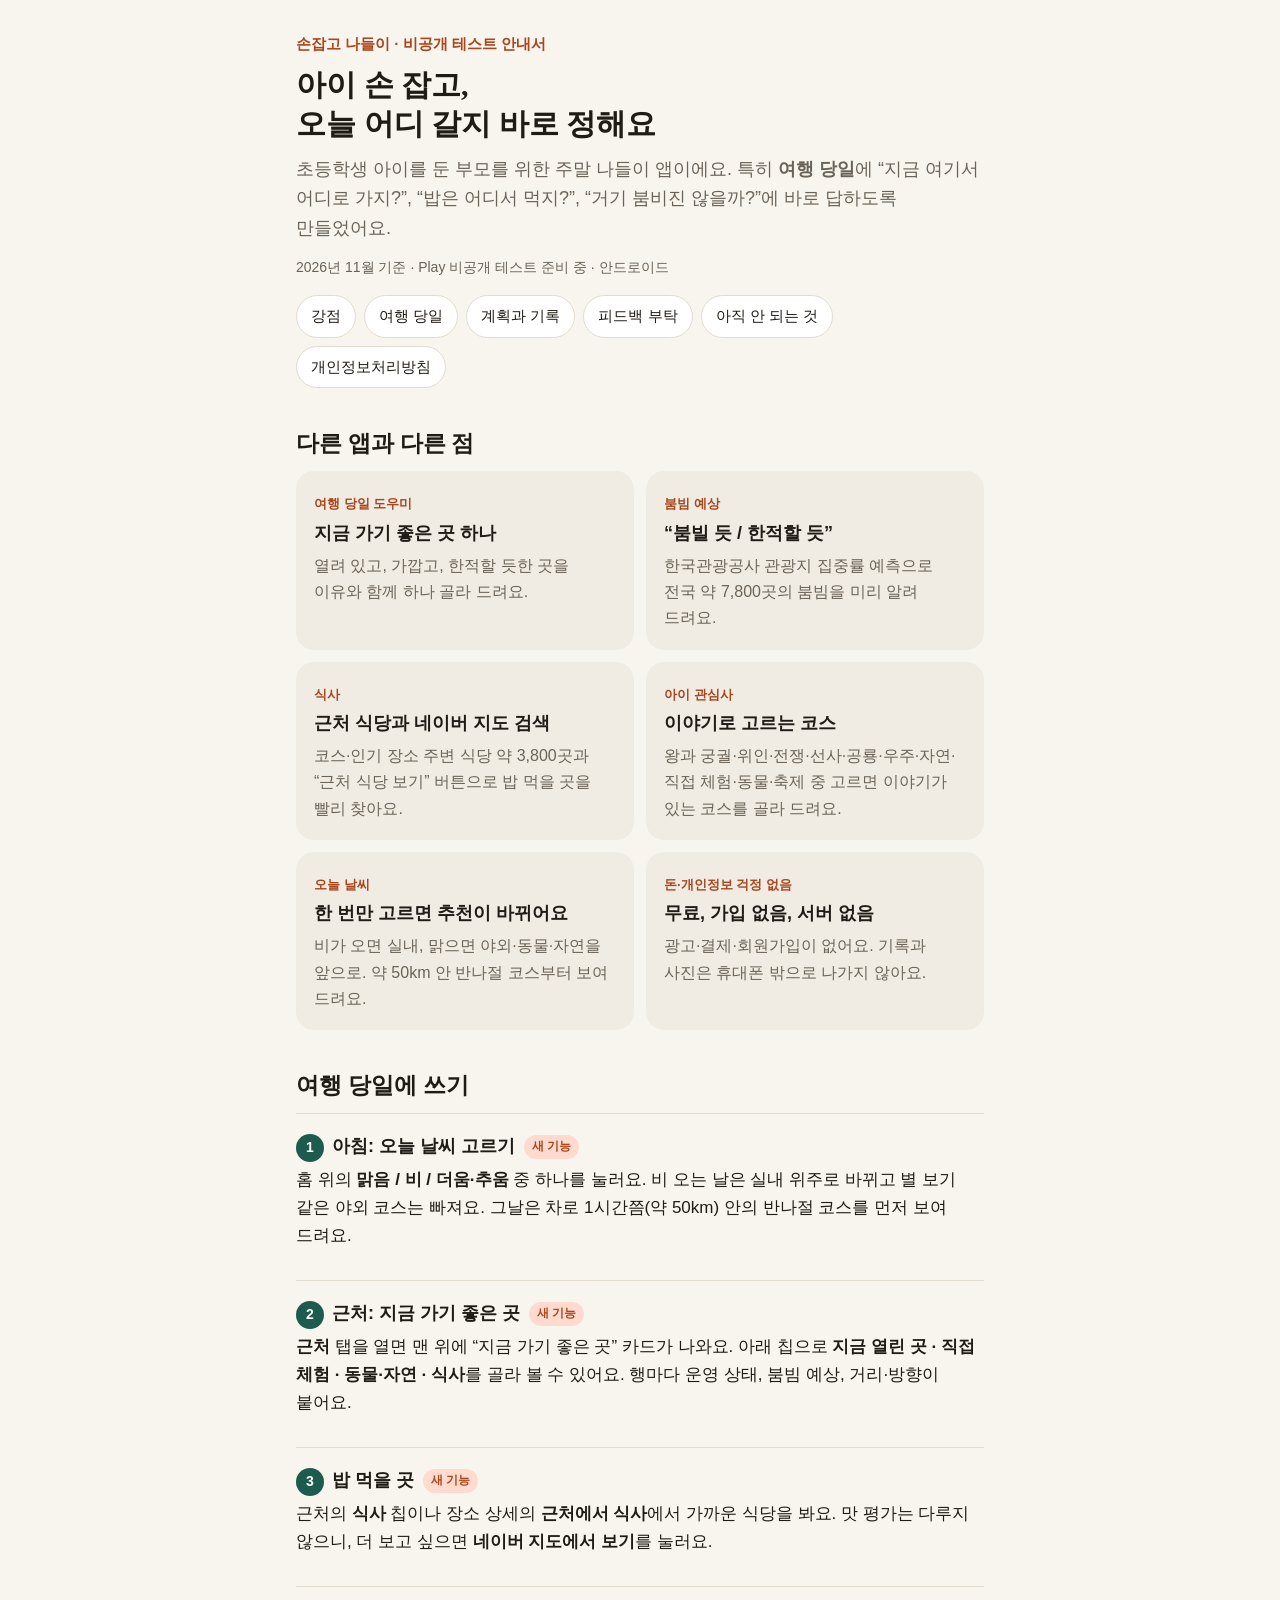
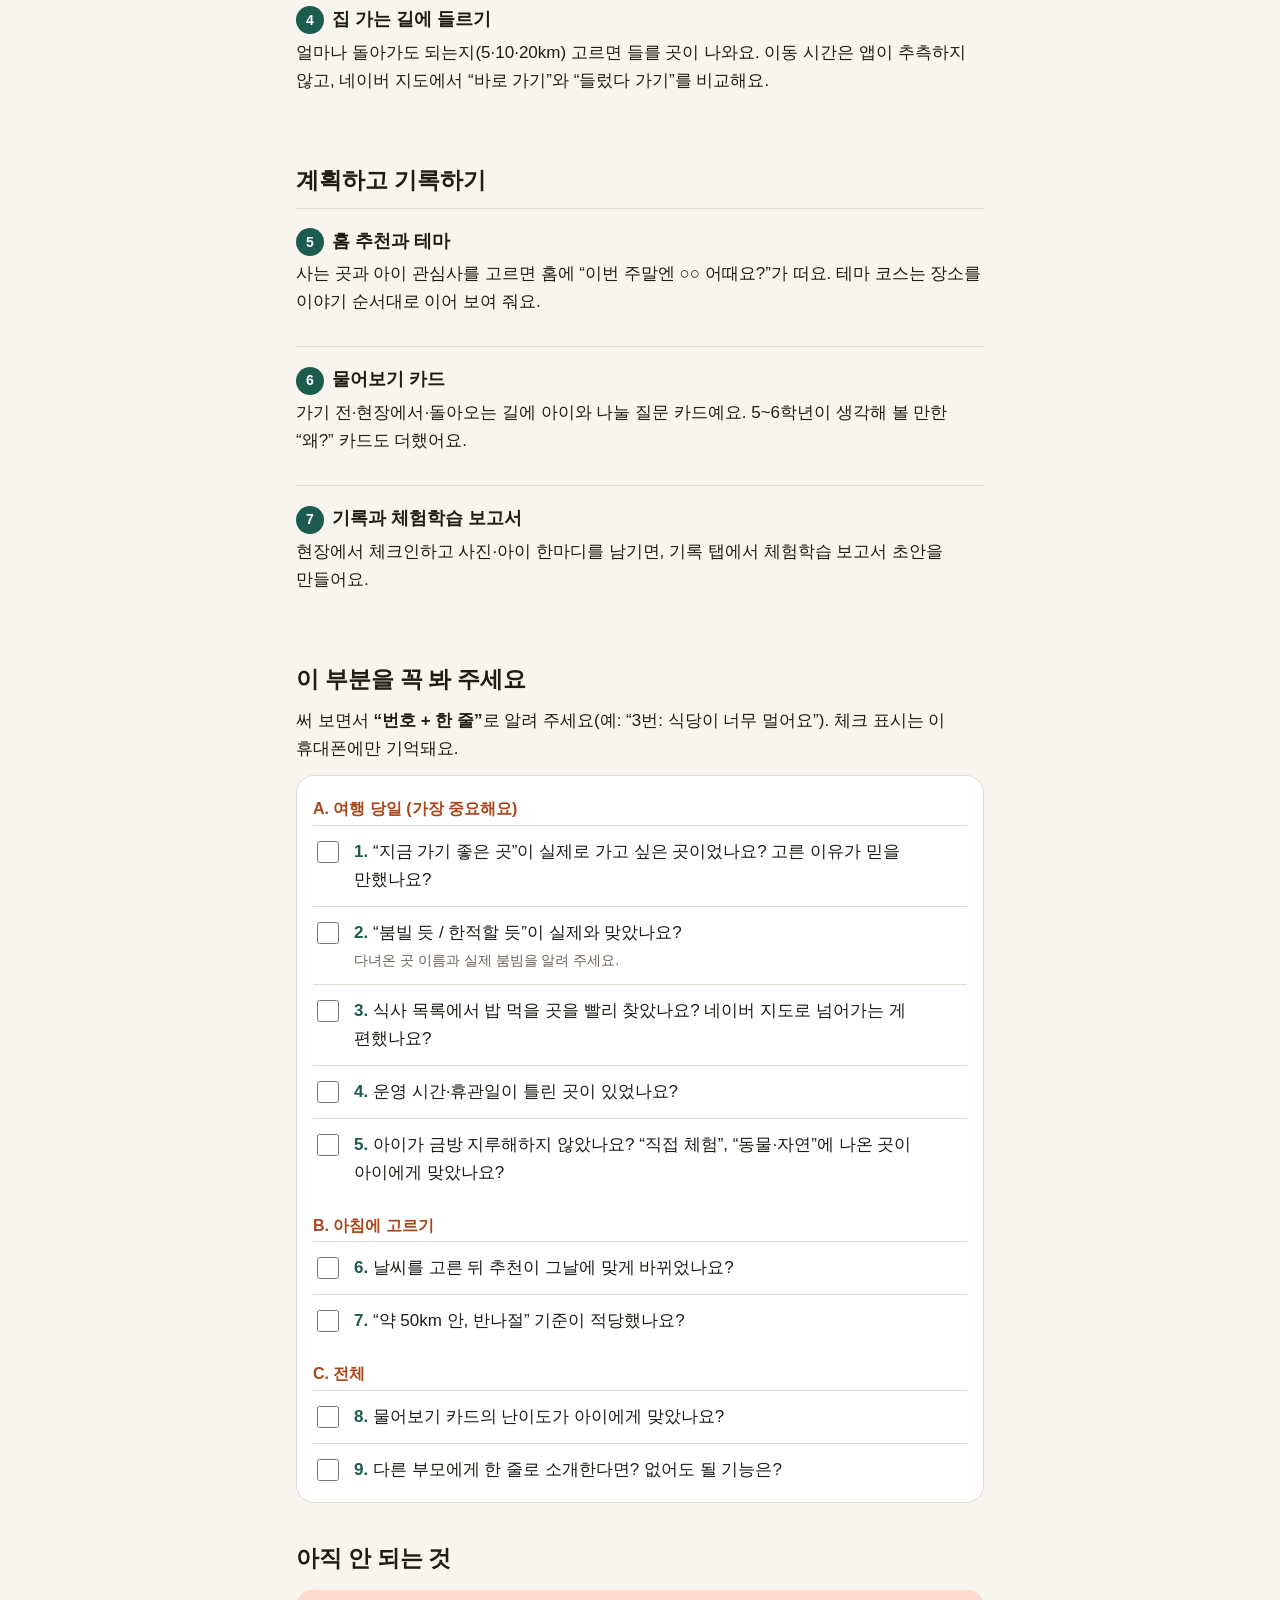
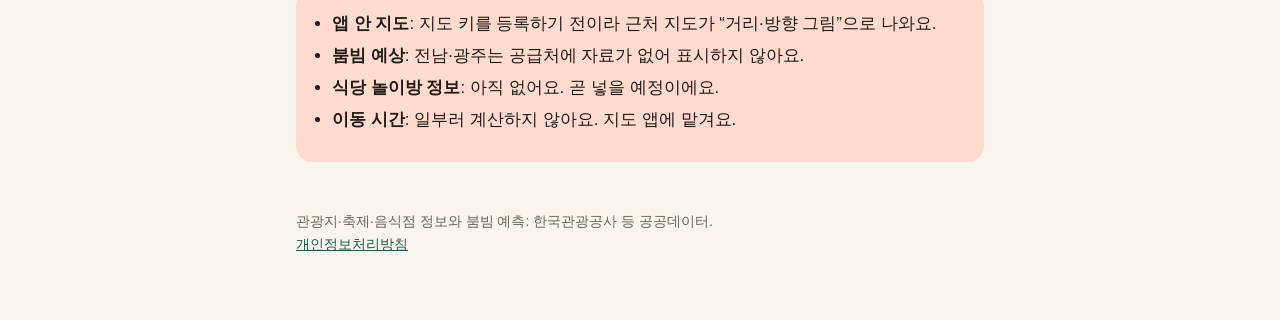
<file: index.html>
<!doctype html>
<html lang="ko"><head><meta charset="utf-8"><meta name="viewport" content="width=device-width,initial-scale=1">
<title>손잡고 나들이 안내서</title>
<meta name="description" content="초등 아이와 떠나는 주말 나들이, 여행 당일 도우미 앱 '손잡고 나들이'의 사용 안내와 테스트 피드백 부탁">
<link rel="stylesheet" href="style.css">
</head>
<body><main class="wrap">

<p class="eyebrow">손잡고 나들이 · 비공개 테스트 안내서</p>
<h1>아이 손 잡고,<br>오늘 어디 갈지 바로 정해요</h1>
<p class="lead">초등학생 아이를 둔 부모를 위한 주말 나들이 앱이에요. 특히 <b>여행 당일</b>에 “지금 여기서 어디로 가지?”, “밥은 어디서 먹지?”, “거기 붐비진 않을까?”에 바로 답하도록 만들었어요.</p>
<p class="meta">2026년 11월 기준 · Play 비공개 테스트 준비 중 · 안드로이드</p>
<nav class="toc">
  <a href="#strength">강점</a><a href="#today">여행 당일</a><a href="#plan">계획과 기록</a><a href="#feedback">피드백 부탁</a><a href="#limits">아직 안 되는 것</a><a href="privacy.html">개인정보처리방침</a>
</nav>

<h2 id="strength">다른 앱과 다른 점</h2>
<div class="cards">
  <div class="card"><span class="k">여행 당일 도우미</span><h3>지금 가기 좋은 곳 하나</h3><p>열려 있고, 가깝고, 한적할 듯한 곳을 이유와 함께 하나 골라 드려요.</p></div>
  <div class="card"><span class="k">붐빔 예상</span><h3>“붐빌 듯 / 한적할 듯”</h3><p>한국관광공사 관광지 집중률 예측으로 전국 약 7,800곳의 붐빔을 미리 알려 드려요.</p></div>
  <div class="card"><span class="k">식사</span><h3>근처 식당과 네이버 지도 검색</h3><p>코스·인기 장소 주변 식당 약 3,800곳과 “근처 식당 보기” 버튼으로 밥 먹을 곳을 빨리 찾아요.</p></div>
  <div class="card"><span class="k">아이 관심사</span><h3>이야기로 고르는 코스</h3><p>왕과 궁궐·위인·전쟁·선사·공룡·우주·자연·직접 체험·동물·축제 중 고르면 이야기가 있는 코스를 골라 드려요.</p></div>
  <div class="card"><span class="k">오늘 날씨</span><h3>한 번만 고르면 추천이 바뀌어요</h3><p>비가 오면 실내, 맑으면 야외·동물·자연을 앞으로. 약 50km 안 반나절 코스부터 보여 드려요.</p></div>
  <div class="card"><span class="k">돈·개인정보 걱정 없음</span><h3>무료, 가입 없음, 서버 없음</h3><p>광고·결제·회원가입이 없어요. 기록과 사진은 휴대폰 밖으로 나가지 않아요.</p></div>
</div>

<h2 id="today">여행 당일에 쓰기</h2>
<div class="step"><h3><span class="no">1</span>아침: 오늘 날씨 고르기 <span class="new">새 기능</span></h3>
<p>홈 위의 <b>맑음 / 비 / 더움·추움</b> 중 하나를 눌러요. 비 오는 날은 실내 위주로 바뀌고 별 보기 같은 야외 코스는 빠져요. 그날은 차로 1시간쯤(약 50km) 안의 반나절 코스를 먼저 보여 드려요.</p></div>
<div class="step"><h3><span class="no">2</span>근처: 지금 가기 좋은 곳 <span class="new">새 기능</span></h3>
<p><b>근처</b> 탭을 열면 맨 위에 “지금 가기 좋은 곳” 카드가 나와요. 아래 칩으로 <b>지금 열린 곳 · 직접 체험 · 동물·자연 · 식사</b>를 골라 볼 수 있어요. 행마다 운영 상태, 붐빔 예상, 거리·방향이 붙어요.</p></div>
<div class="step"><h3><span class="no">3</span>밥 먹을 곳 <span class="new">새 기능</span></h3>
<p>근처의 <b>식사</b> 칩이나 장소 상세의 <b>근처에서 식사</b>에서 가까운 식당을 봐요. 맛 평가는 다루지 않으니, 더 보고 싶으면 <b>네이버 지도에서 보기</b>를 눌러요.</p></div>
<div class="step"><h3><span class="no">4</span>집 가는 길에 들르기</h3>
<p>얼마나 돌아가도 되는지(5·10·20km) 고르면 들를 곳이 나와요. 이동 시간은 앱이 추측하지 않고, 네이버 지도에서 “바로 가기”와 “들렀다 가기”를 비교해요.</p></div>

<h2 id="plan">계획하고 기록하기</h2>
<div class="step"><h3><span class="no">5</span>홈 추천과 테마</h3>
<p>사는 곳과 아이 관심사를 고르면 홈에 “이번 주말엔 ○○ 어때요?”가 떠요. 테마 코스는 장소를 이야기 순서대로 이어 보여 줘요.</p></div>
<div class="step"><h3><span class="no">6</span>물어보기 카드</h3>
<p>가기 전·현장에서·돌아오는 길에 아이와 나눌 질문 카드예요. 5~6학년이 생각해 볼 만한 “왜?” 카드도 더했어요.</p></div>
<div class="step"><h3><span class="no">7</span>기록과 체험학습 보고서</h3>
<p>현장에서 체크인하고 사진·아이 한마디를 남기면, 기록 탭에서 체험학습 보고서 초안을 만들어요.</p></div>

<h2 id="feedback">이 부분을 꼭 봐 주세요</h2>
<p>써 보면서 <b>“번호 + 한 줄”</b>로 알려 주세요(예: “3번: 식당이 너무 멀어요”). 체크 표시는 이 휴대폰에만 기억돼요.</p>
<div class="fb" id="fbList">
  <h3>A. 여행 당일 (가장 중요해요)</h3>
  <div class="q"><input type="checkbox" id="v1"><label for="v1"><b>1.</b> “지금 가기 좋은 곳”이 실제로 가고 싶은 곳이었나요? 고른 이유가 믿을 만했나요?</label></div>
  <div class="q"><input type="checkbox" id="v2"><label for="v2"><b>2.</b> “붐빌 듯 / 한적할 듯”이 실제와 맞았나요?<small>다녀온 곳 이름과 실제 붐빔을 알려 주세요.</small></label></div>
  <div class="q"><input type="checkbox" id="v3"><label for="v3"><b>3.</b> 식사 목록에서 밥 먹을 곳을 빨리 찾았나요? 네이버 지도로 넘어가는 게 편했나요?</label></div>
  <div class="q"><input type="checkbox" id="v4"><label for="v4"><b>4.</b> 운영 시간·휴관일이 틀린 곳이 있었나요?</label></div>
  <div class="q"><input type="checkbox" id="v5"><label for="v5"><b>5.</b> 아이가 금방 지루해하지 않았나요? “직접 체험”, “동물·자연”에 나온 곳이 아이에게 맞았나요?</label></div>
  <h3>B. 아침에 고르기</h3>
  <div class="q"><input type="checkbox" id="v6"><label for="v6"><b>6.</b> 날씨를 고른 뒤 추천이 그날에 맞게 바뀌었나요?</label></div>
  <div class="q"><input type="checkbox" id="v7"><label for="v7"><b>7.</b> “약 50km 안, 반나절” 기준이 적당했나요?</label></div>
  <h3>C. 전체</h3>
  <div class="q"><input type="checkbox" id="v8"><label for="v8"><b>8.</b> 물어보기 카드의 난이도가 아이에게 맞았나요?</label></div>
  <div class="q"><input type="checkbox" id="v9"><label for="v9"><b>9.</b> 다른 부모에게 한 줄로 소개한다면? 없어도 될 기능은?</label></div>
</div>

<h2 id="limits">아직 안 되는 것</h2>
<div class="warn"><ul>
  <li><b>앱 안 지도</b>: 지도 키를 등록하기 전이라 근처 지도가 “거리·방향 그림”으로 나와요.</li>
  <li><b>붐빔 예상</b>: 전남·광주는 공급처에 자료가 없어 표시하지 않아요.</li>
  <li><b>식당 놀이방 정보</b>: 아직 없어요. 곧 넣을 예정이에요.</li>
  <li><b>이동 시간</b>: 일부러 계산하지 않아요. 지도 앱에 맡겨요.</li>
</ul></div>

<footer>
  관광지·축제·음식점 정보와 붐빔 예측: 한국관광공사 등 공공데이터.<br>
  <a href="privacy.html">개인정보처리방침</a>
</footer>
</main>
<script>
(function(){var K='sn-feedback-checked',s={};try{s=JSON.parse(localStorage.getItem(K)||'{}')||{}}catch(e){}
document.querySelectorAll('#fbList input').forEach(function(c){if(s[c.id])c.checked=true;c.addEventListener('change',function(){s[c.id]=c.checked;try{localStorage.setItem(K,JSON.stringify(s))}catch(e){}})})})();
</script>
</body></html>
</file>
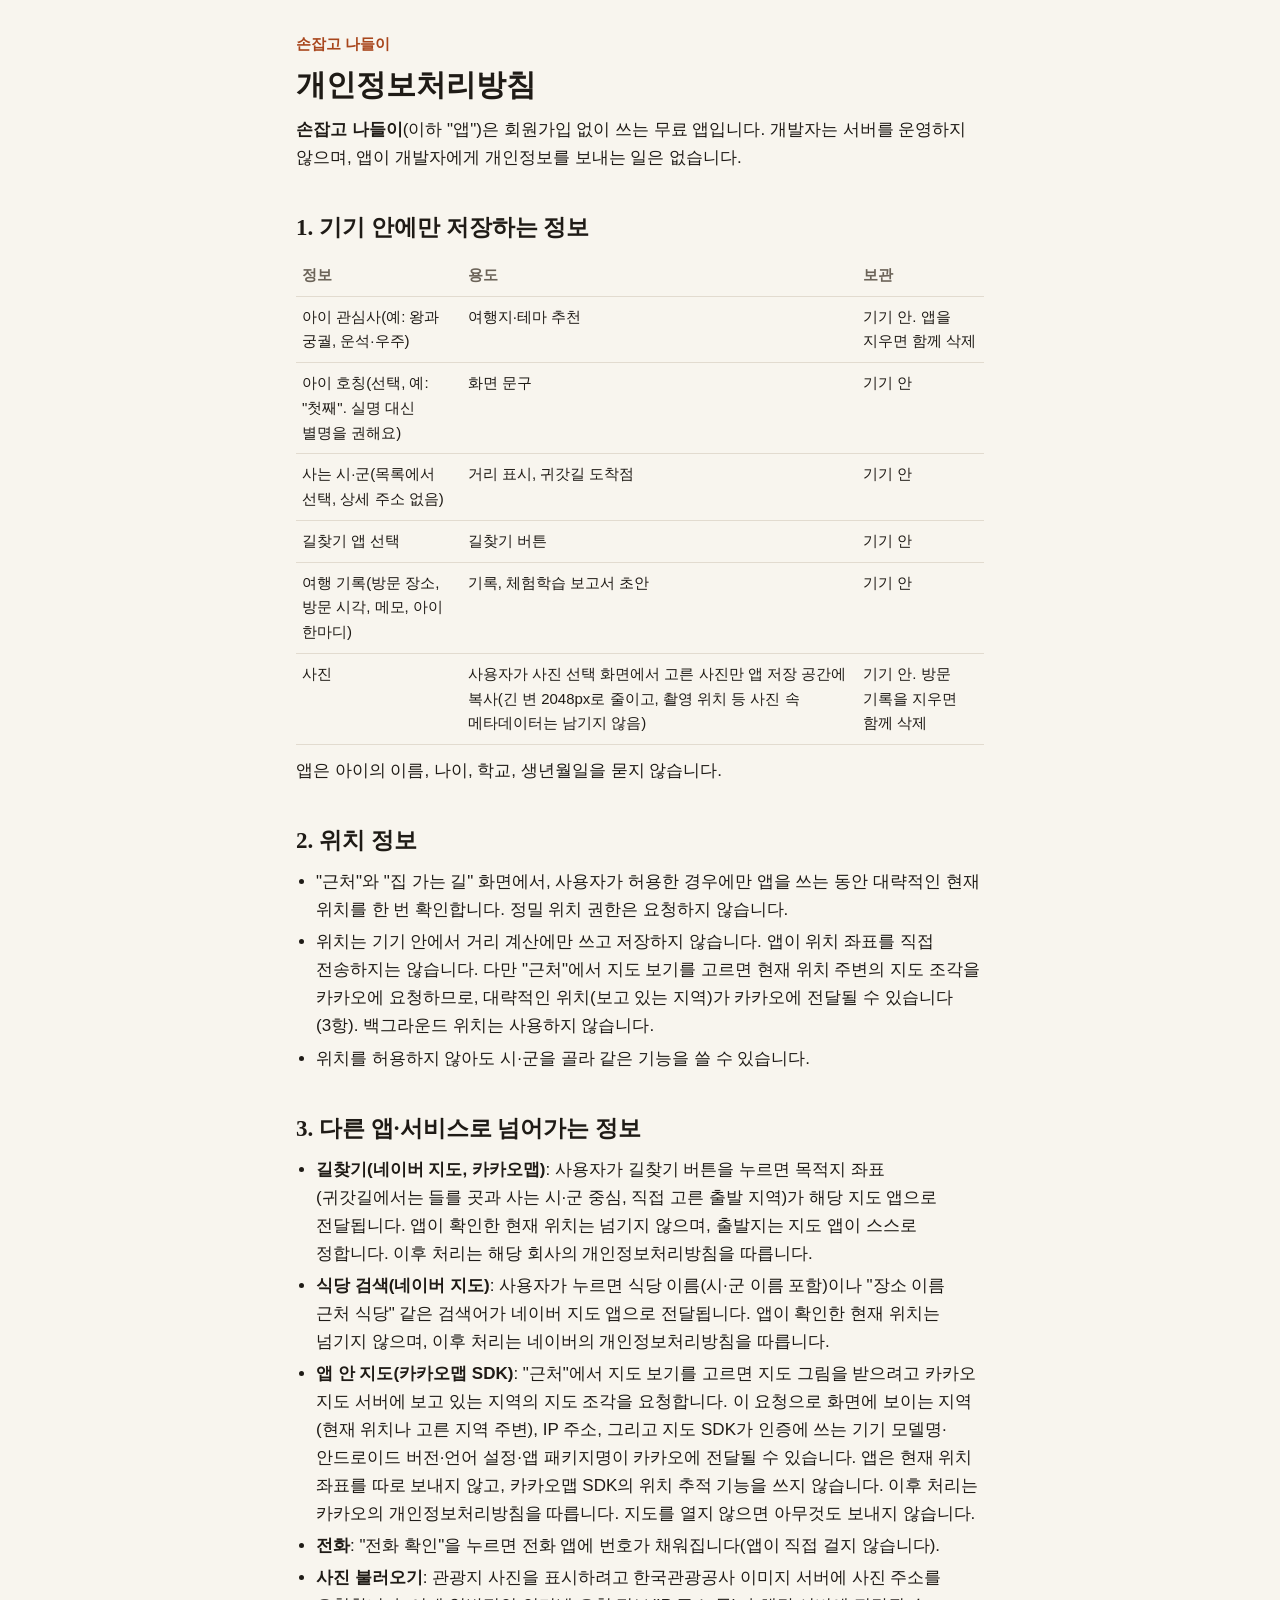
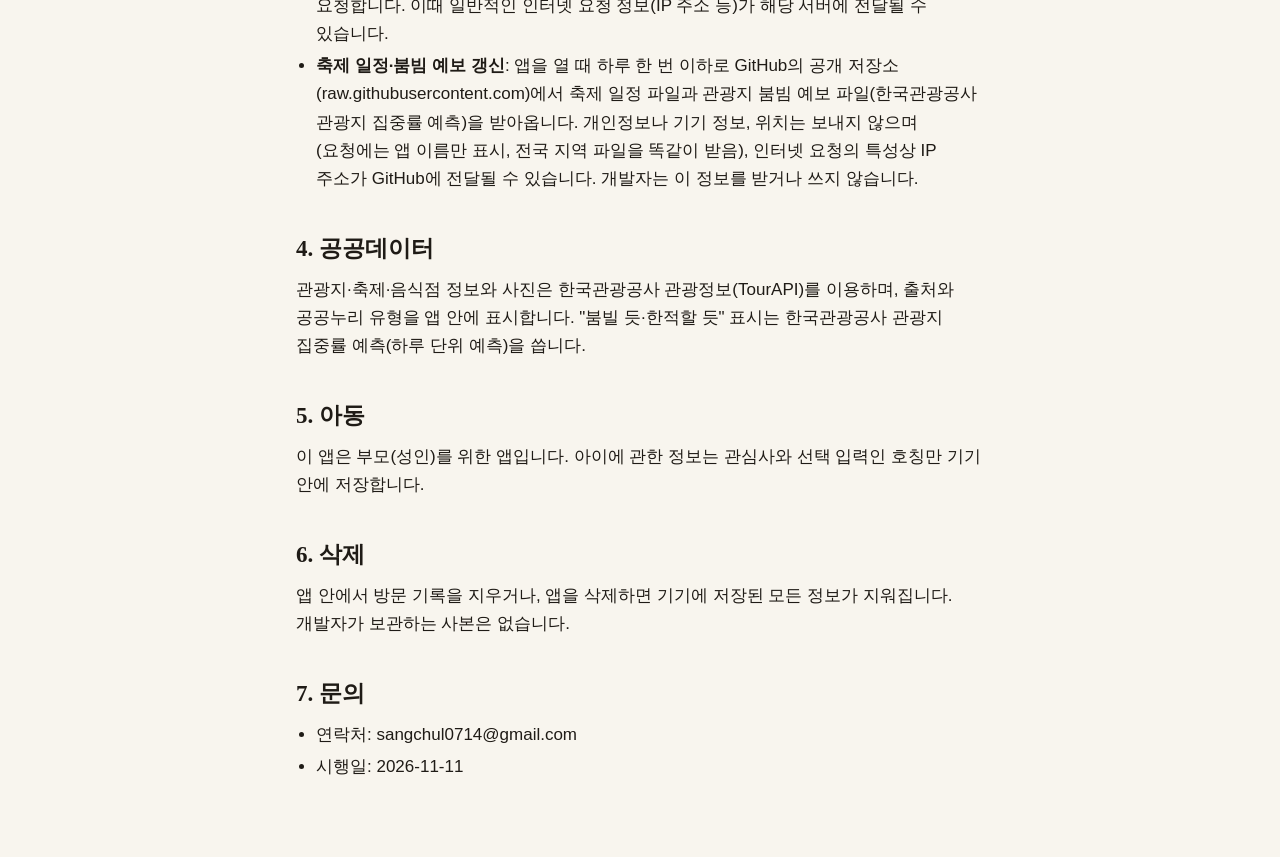
<file: privacy.html>
<!doctype html>
<html lang="ko"><head><meta charset="utf-8"><meta name="viewport" content="width=device-width,initial-scale=1">
<title>개인정보처리방침 · 손잡고 나들이</title>
<link rel="stylesheet" href="style.css"></head>
<body><main class="wrap">
<p class="eyebrow"><a href="./">손잡고 나들이</a></p>
<h1>개인정보처리방침</h1>
<p><b>손잡고 나들이</b>(이하 &quot;앱&quot;)은 회원가입 없이 쓰는 무료 앱입니다. 개발자는 서버를 운영하지 않으며, 앱이 개발자에게 개인정보를 보내는 일은 없습니다.</p>
<h2>1. 기기 안에만 저장하는 정보</h2>
<table><thead><tr><th>정보</th><th>용도</th><th>보관</th></tr></thead><tbody><tr><td>아이 관심사(예: 왕과 궁궐, 운석·우주)</td><td>여행지·테마 추천</td><td>기기 안. 앱을 지우면 함께 삭제</td></tr><tr><td>아이 호칭(선택, 예: &quot;첫째&quot;. 실명 대신 별명을 권해요)</td><td>화면 문구</td><td>기기 안</td></tr><tr><td>사는 시·군(목록에서 선택, 상세 주소 없음)</td><td>거리 표시, 귀갓길 도착점</td><td>기기 안</td></tr><tr><td>길찾기 앱 선택</td><td>길찾기 버튼</td><td>기기 안</td></tr><tr><td>여행 기록(방문 장소, 방문 시각, 메모, 아이 한마디)</td><td>기록, 체험학습 보고서 초안</td><td>기기 안</td></tr><tr><td>사진</td><td>사용자가 사진 선택 화면에서 고른 사진만 앱 저장 공간에 복사(긴 변 2048px로 줄이고, 촬영 위치 등 사진 속 메타데이터는 남기지 않음)</td><td>기기 안. 방문 기록을 지우면 함께 삭제</td></tr></tbody></table>
<p>앱은 아이의 이름, 나이, 학교, 생년월일을 묻지 않습니다.</p>
<h2>2. 위치 정보</h2>
<ul><li>&quot;근처&quot;와 &quot;집 가는 길&quot; 화면에서, 사용자가 허용한 경우에만 앱을 쓰는 동안 대략적인 현재 위치를 한 번 확인합니다. 정밀 위치 권한은 요청하지 않습니다.</li><li>위치는 기기 안에서 거리 계산에만 쓰고 저장하지 않습니다. 앱이 위치 좌표를 직접 전송하지는 않습니다. 다만 &quot;근처&quot;에서 지도 보기를 고르면 현재 위치 주변의 지도 조각을 카카오에 요청하므로, 대략적인 위치(보고 있는 지역)가 카카오에 전달될 수 있습니다(3항). 백그라운드 위치는 사용하지 않습니다.</li><li>위치를 허용하지 않아도 시·군을 골라 같은 기능을 쓸 수 있습니다.</li></ul>
<h2>3. 다른 앱·서비스로 넘어가는 정보</h2>
<ul><li><b>길찾기(네이버 지도, 카카오맵)</b>: 사용자가 길찾기 버튼을 누르면 목적지 좌표(귀갓길에서는 들를 곳과 사는 시·군 중심, 직접 고른 출발 지역)가 해당 지도 앱으로 전달됩니다. 앱이 확인한 현재 위치는 넘기지 않으며, 출발지는 지도 앱이 스스로 정합니다. 이후 처리는 해당 회사의 개인정보처리방침을 따릅니다.</li><li><b>식당 검색(네이버 지도)</b>: 사용자가 누르면 식당 이름(시·군 이름 포함)이나 &quot;장소 이름 근처 식당&quot; 같은 검색어가 네이버 지도 앱으로 전달됩니다. 앱이 확인한 현재 위치는 넘기지 않으며, 이후 처리는 네이버의 개인정보처리방침을 따릅니다.</li><li><b>앱 안 지도(카카오맵 SDK)</b>: &quot;근처&quot;에서 지도 보기를 고르면 지도 그림을 받으려고 카카오 지도 서버에 보고 있는 지역의 지도 조각을 요청합니다. 이 요청으로 화면에 보이는 지역(현재 위치나 고른 지역 주변), IP 주소, 그리고 지도 SDK가 인증에 쓰는 기기 모델명·안드로이드 버전·언어 설정·앱 패키지명이 카카오에 전달될 수 있습니다. 앱은 현재 위치 좌표를 따로 보내지 않고, 카카오맵 SDK의 위치 추적 기능을 쓰지 않습니다. 이후 처리는 카카오의 개인정보처리방침을 따릅니다. 지도를 열지 않으면 아무것도 보내지 않습니다.</li><li><b>전화</b>: &quot;전화 확인&quot;을 누르면 전화 앱에 번호가 채워집니다(앱이 직접 걸지 않습니다).</li><li><b>사진 불러오기</b>: 관광지 사진을 표시하려고 한국관광공사 이미지 서버에 사진 주소를 요청합니다. 이때 일반적인 인터넷 요청 정보(IP 주소 등)가 해당 서버에 전달될 수 있습니다.</li><li><b>축제 일정·붐빔 예보 갱신</b>: 앱을 열 때 하루 한 번 이하로 GitHub의 공개 저장소(raw.githubusercontent.com)에서 축제 일정 파일과 관광지 붐빔 예보 파일(한국관광공사 관광지 집중률 예측)을 받아옵니다. 개인정보나 기기 정보, 위치는 보내지 않으며(요청에는 앱 이름만 표시, 전국 지역 파일을 똑같이 받음), 인터넷 요청의 특성상 IP 주소가 GitHub에 전달될 수 있습니다. 개발자는 이 정보를 받거나 쓰지 않습니다.</li></ul>
<h2>4. 공공데이터</h2>
<p>관광지·축제·음식점 정보와 사진은 한국관광공사 관광정보(TourAPI)를 이용하며, 출처와 공공누리 유형을 앱 안에 표시합니다. &quot;붐빌 듯·한적할 듯&quot; 표시는 한국관광공사 관광지 집중률 예측(하루 단위 예측)을 씁니다.</p>
<h2>5. 아동</h2>
<p>이 앱은 부모(성인)를 위한 앱입니다. 아이에 관한 정보는 관심사와 선택 입력인 호칭만 기기 안에 저장합니다.</p>
<h2>6. 삭제</h2>
<p>앱 안에서 방문 기록을 지우거나, 앱을 삭제하면 기기에 저장된 모든 정보가 지워집니다. 개발자가 보관하는 사본은 없습니다.</p>
<h2>7. 문의</h2>
<ul><li>연락처: sangchul0714@gmail.com</li><li>시행일: 2026-11-11</li></ul>
</main></body></html>
</file>
<file: style.css>
:root{--bg:#F8F5EE;--surface:#FFFFFF;--soft:#F1ECE3;--line:#E2DBCF;--text:#1F1B16;--muted:#6B6358;--green:#1E5B4F;--on-green:#FFFFFF;--accent:#A8461C;--mint:#CBE6DC;--pink:#FFDBCF;color-scheme:light}
@media (prefers-color-scheme:dark){:root{--bg:#16130F;--surface:#211D18;--soft:#2A251F;--line:#3A342C;--text:#ECE6DC;--muted:#B3AA9C;--green:#7FC4B1;--on-green:#0D2B24;--accent:#F0A27F;--mint:#24423A;--pink:#4A2D22;color-scheme:dark}}
*{box-sizing:border-box}html{-webkit-text-size-adjust:100%}
body{margin:0;background:var(--bg);color:var(--text);font-family:-apple-system,BlinkMacSystemFont,"Apple SD Gothic Neo","Noto Sans KR","Malgun Gothic",sans-serif;font-size:17px;line-height:1.65;word-break:keep-all;overflow-wrap:anywhere}
.wrap{max-width:720px;margin:0 auto;padding:32px 16px 64px}
.eyebrow{color:var(--accent);font-weight:700;font-size:15px;margin:0}
.eyebrow a{color:inherit;text-decoration:none}
h1{font-family:"Noto Serif KR","Apple Myungjo",serif;font-size:30px;line-height:1.3;margin:8px 0 12px}
h2{font-family:"Noto Serif KR","Apple Myungjo",serif;font-size:23px;line-height:1.35;margin:40px 0 12px}
h3{font-size:18px;margin:0 0 4px}
p{margin:0 0 12px}
a{color:var(--green)}
.lead{font-size:18px;color:var(--muted)}
.meta{font-size:14px;color:var(--muted)}
ul{padding-left:20px;margin:0 0 12px}li{margin:4px 0}
table{width:100%;border-collapse:collapse;font-size:15px;margin:0 0 12px;display:block;overflow-x:auto}
th,td{border-bottom:1px solid var(--line);padding:8px 6px;text-align:left;vertical-align:top}
th{color:var(--muted);font-weight:600}
nav.toc{display:flex;flex-wrap:wrap;gap:8px;margin:16px 0 0}
nav.toc a{padding:8px 14px;border:1px solid var(--line);border-radius:999px;color:var(--text);text-decoration:none;font-size:15px;background:var(--surface)}
.cards{display:grid;gap:12px;grid-template-columns:1fr}
@media (min-width:600px){.cards{grid-template-columns:1fr 1fr}}
.card{background:var(--soft);border-radius:18px;padding:18px}
.card .k{display:inline-block;font-size:13px;font-weight:700;color:var(--accent);margin-bottom:4px}
.card p{margin:0;color:var(--muted);font-size:16px}
.step{padding:18px 0;border-top:1px solid var(--line)}
.no{display:inline-flex;width:28px;height:28px;border-radius:50%;background:var(--green);color:var(--on-green);align-items:center;justify-content:center;font-weight:700;font-size:14px;margin-right:8px}
.new{display:inline-block;font-size:12px;font-weight:700;padding:2px 8px;border-radius:999px;background:var(--pink);color:var(--accent);vertical-align:2px;margin-left:4px}
.fb{background:var(--surface);border:1px solid var(--line);border-radius:18px;padding:6px 16px;margin:12px 0}
.fb h3{margin:14px 0 2px;color:var(--accent);font-size:16px}
.q{display:flex;gap:12px;padding:12px 0;border-top:1px solid var(--line)}
.q input{width:22px;height:22px;flex:0 0 auto;margin-top:3px;accent-color:var(--green)}
.q label{flex:1}.q b{color:var(--green)}
.q small{display:block;color:var(--muted);font-size:14px;margin-top:2px}
.note{background:var(--mint);border-radius:16px;padding:16px;margin:16px 0}
.warn{background:var(--pink);border-radius:16px;padding:16px;margin:16px 0}
footer{margin-top:48px;color:var(--muted);font-size:14px}
</file>
